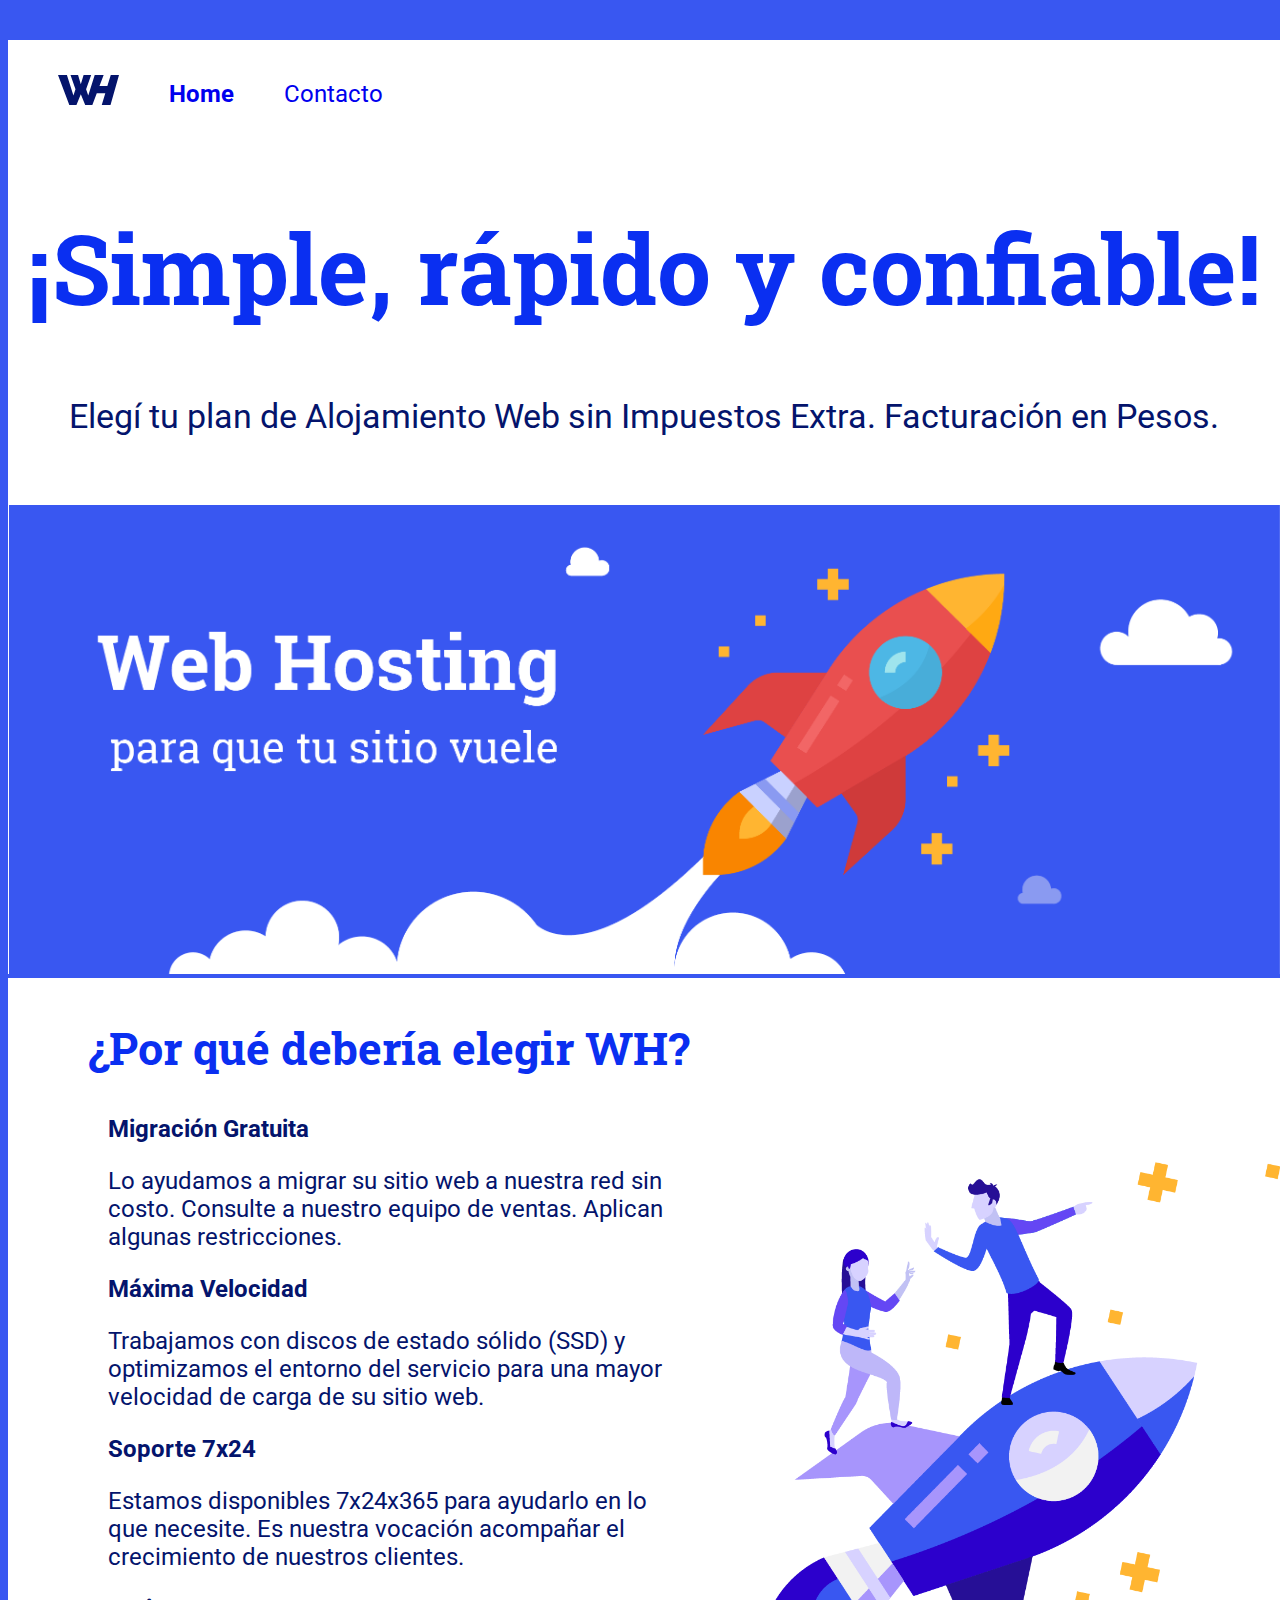
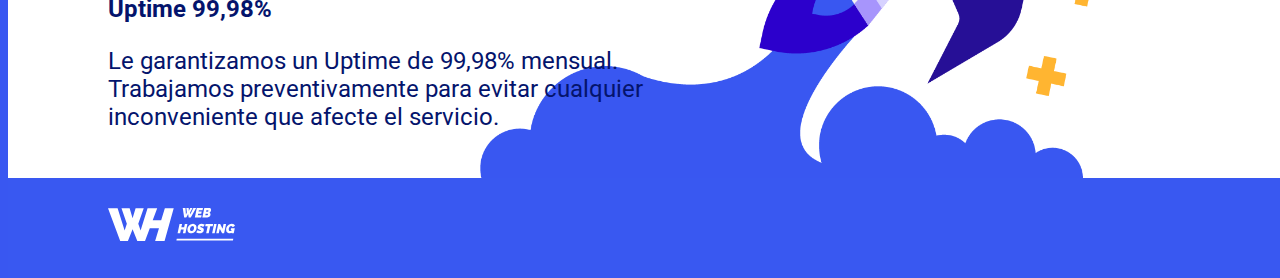
<file: index.html>
<!DOCTYPE html>
<html lang="es">
<head>
    <meta charset="UTF-8">
    <meta http-equiv="X-UA-Compatible" content="IE=edge">
    <meta name="viewport" content="width=device-width, initial-scale=1.0">
    <title>Laboratorio 1</title>
    <link rel="stylesheet" href="estilo.css">
</head>
<body>
    <header>
            <section>
                <div class="navegacion">
                    <img id="logo" src="recursos/M5-logo-azul.svg" alt="logo">
                    <div class="lin1"><a href="index.html">Home</a></div>
                    <div class="lin2"><a href="Contacto1.html">Contacto</a></div>
                </div>
            </section>
            <article class="primero">
                <h1>¡Simple, rápido y confiable!</h1>
                <p>Elegí tu plan de Alojamiento Web sin Impuestos Extra. Facturación en Pesos.</p>
            </article>
    </header>
    <div class="primera">
        <img src="recursos/M5-Desafío1-img.png" alt="imagen 2">
    </div>
    <div class="segundo">
        <h2>¿Por qué debería elegir WH?</h2>

        <strong>Migración Gratuita</strong>
        <p class="parafo">Lo ayudamos a migrar su sitio web a nuestra red sin costo. Consulte a nuestro equipo de ventas. Aplican algunas restricciones.</p>

        <strong>Máxima Velocidad</strong>
        <p class="parafo">Trabajamos con discos de estado sólido (SSD) y optimizamos el entorno del servicio para una mayor velocidad de carga de su sitio web.</p>

        <strong>Soporte 7x24</strong>
        <p class="parafo">Estamos disponibles 7x24x365 para ayudarlo en lo que necesite. Es nuestra vocación acompañar el crecimiento de nuestros clientes.</p>

        <strong>Uptime 99,98%</strong>
        <p class="parafo">Le garantizamos un Uptime de 99,98% mensual. Trabajamos preventivamente para evitar cualquier inconveniente que afecte el servicio.</p>    
    </div>
    <footer>
        <img class="segundaimg" src="recursos/M5-logo-blanco.svg" alt="logo en color blanco">
    </footer>
</body>
</html>
</file>
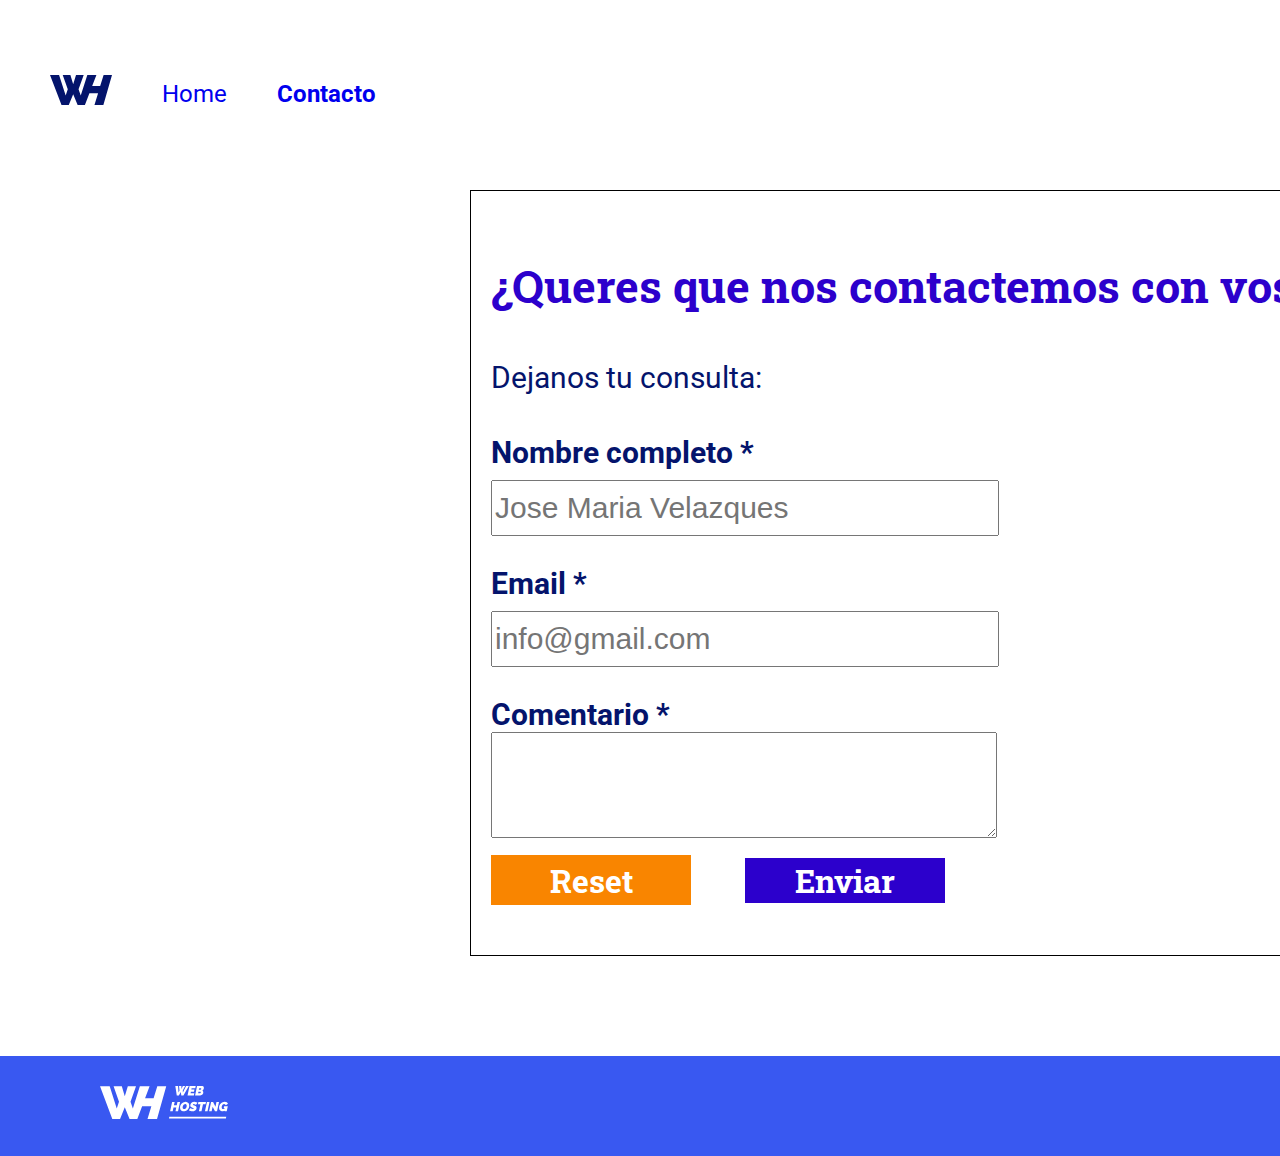
<file: Contacto1.html>
<!DOCTYPE html>
<html lang="es">
<head>
    <meta charset="UTF-8">
    <meta http-equiv="X-UA-Compatible" content="IE=edge">
    <meta name="viewport" content="width=device-width, initial-scale=1.0">
    <title>Contacto</title>
    <link rel="stylesheet" href="estilo1.css">
</head>
<body>
    <section>
        <div class="navegacion">
            <img id="logo" src="recursos/M5-logo-azul.svg" alt="logo">
            <div class="lin1"><a href="index.html">Home</a></div>
            <div class="lin2"><a href="Contacto1.html">Contacto</a></div>
        </div>
    </section>
    <article>
        <p class="titulo">¿Queres que nos contactemos con vos?</p>
        <p class="sub">Dejanos tu consulta:</p>
        <form action="codigo.php" method="post">
            <label>
                    Nombre completo *<br>
                    <input type="text" required maxlength="30" placeholder="Jose Maria Velazques">
            </label><br>
            <label>
                    Email *<br>
                    <input type="email" required placeholder="info@gmail.com">
            </label><br>
            <label>
                    Comentario *<br>
                    <textarea required></textarea>
            </label><br>
            <input class="boton1" type="reset" name="Resetear">
            <button>Enviar</button>
        </form>
    </article>
    <footer>
        <img class="segundaimg" src="recursos/M5-logo-blanco.svg" alt="logo en color blanco">
    </footer>
</body>
</html>
</file>
<file: estilo.css>
@import url('https://fonts.googleapis.com/css2?family=Roboto+Slab:wght@700&family=Roboto:wght@400;700&display=swap');
body{
    background-color: #3957F1;
    margin-right: 0px;
    margin-bottom: 0px;
}
header{
    background-color: white;
    margin-right: 0px;
}
section{
    margin-top: 40px;
    margin-right: 0px;
}
.navegacion{
    height: 100px;
    display: flex;
    flex-direction: row;
    margin-left: 50px;
    margin-right: 0px;
}
#logo{
    width: 5%;
    height: auto;
}

.primero{
    background-color: white;
    text-align: center;

    width: 100%;
    height: 300px;
}
div img{
    background-size: cover;
    width: 100%;
    height: auto;
}

h1{
    
    font-family: 'Roboto Slab', serif;
    font-weight: 700;
    font-size: 96px;
    color: #0a2ff1;
}
p{
    font-family: 'Roboto', sans-serif;
    font-weight: 400;
    font-size: 34px;
    color: #04146c;
}

.lin1, .lin2 {
    font-family: 'Roboto', sans-serif;
    font-weight: 400;
    font-size: 24px;
    color: #04146c;
    margin-top: 40px;
    margin-left: 50px;    
}
a{
    text-decoration: none;
}
.lin1{
    font-family: 'Roboto', sans-serif;
    font-size: 24px;
    font-weight: 700;    
}
.segundo{
    margin-top: 0px;
    margin-bottom: 0px;
    height: 800px;
    width: 100%;
    background:white url(recursos/M5-Desafio3-img.png) no-repeat right bottom;
    background-attachment: scroll;
    background-size: 800px auto;
}
.segundaimg{
    margin-top: 30px;
    margin-left: 100px;
    width: 10%;
}
footer{
    width: 100%;
    height: 100px;
    margin: 0%;
    background-color: #3958F1;
}
h2{
    margin-left: 80px;
    margin-top: 0px;
    padding-top: 40px;
    font-family: 'Roboto Slab', serif;
    font-weight: 700;
    font-size: 45px;
    color: #0a2ff1;
}
.parafo, strong{
    width: 45%;
    margin-left: 100px;
    font-family: 'Roboto', sans-serif;
    font-weight: 400;
    font-size: 24px;
    color: #04146c;
}
strong{
    font-weight: 700;
}
</file>
<file: estilo1.css>
@import url('https://fonts.googleapis.com/css2?family=Roboto+Slab:wght@700&family=Roboto:wght@400;700&display=swap');

body{
    margin: 0px;
    box-sizing:content-box;
}
#logo{
    width: 5%;
    height: auto;
}
section{
    margin-top: 40px;
    margin-right: 0px;
}
.navegacion{
    height: 100px;
    display: flex;
    flex-direction: row;
    margin-left: 50px;
    margin-right: 0px;
}
.lin1, .lin2 {
    font-family: 'Roboto', sans-serif;
    font-weight: 400;
    font-size: 24px;
    color: #04146c;
    margin-top: 40px;
    margin-left: 50px;    
}
a{
    text-decoration: none;
}
.lin1{
    font-family: 'Roboto', sans-serif;
    font-size: 24px;
    font-weight: 400;    
}
.lin2{
    font-family: 'Roboto', sans-serif;
    font-size: 24px;
    font-weight: 700;    
}
article{
    border: 1px solid black;
    padding: 20px;
    width: 900px;
    margin-top: 50px;
    margin-left: 470px;
}
form{
    box-sizing:border-box;
}
label{
    font-size: 30px;
    color: #04146c;
    font-weight: 700;
    font-family: 'Roboto', sans-serif;
}
input{
    margin-top: 10px;
    margin-bottom: 30px;
    font-size: 30px;
    width: 500px;
    height: 50px;
}
.titulo{
    font-size: 45px;
    color: #2c00cc;
    font-weight: 700;
    font-family: 'Roboto Slab', serif;
}
.sub{
    margin-bottom: 40px;
    font-size: 30px;
    color: #04146c;
    font-size: 30px;
    font-weight: 400;
    font-family: 'Roboto', sans-serif;
}
textarea{
    height: 100px;
    width: 500px;
}
.boton1{
    border: transparent;
    width: 200px;
    color: white;
    background-color: #f98500;
    font-weight: 700;
    font-family: 'Roboto Slab', serif;
    font-size: 32px;
}
button{
    margin-left: 50px;
    width: 200px;
    color: white;
    background-color:  #2c00cc;
    border: transparent;
    font-weight: 700;
    font-family: 'Roboto Slab', serif;
    font-size: 32px;
}
.segundaimg{
    margin-top: 30px;
    margin-left: 100px;
    width: 10%;
}
footer{
    margin: 100px 0 0 0;    
    width: 100%;
    height: 100px;
    background-color: #3958F1;
}
</file>
